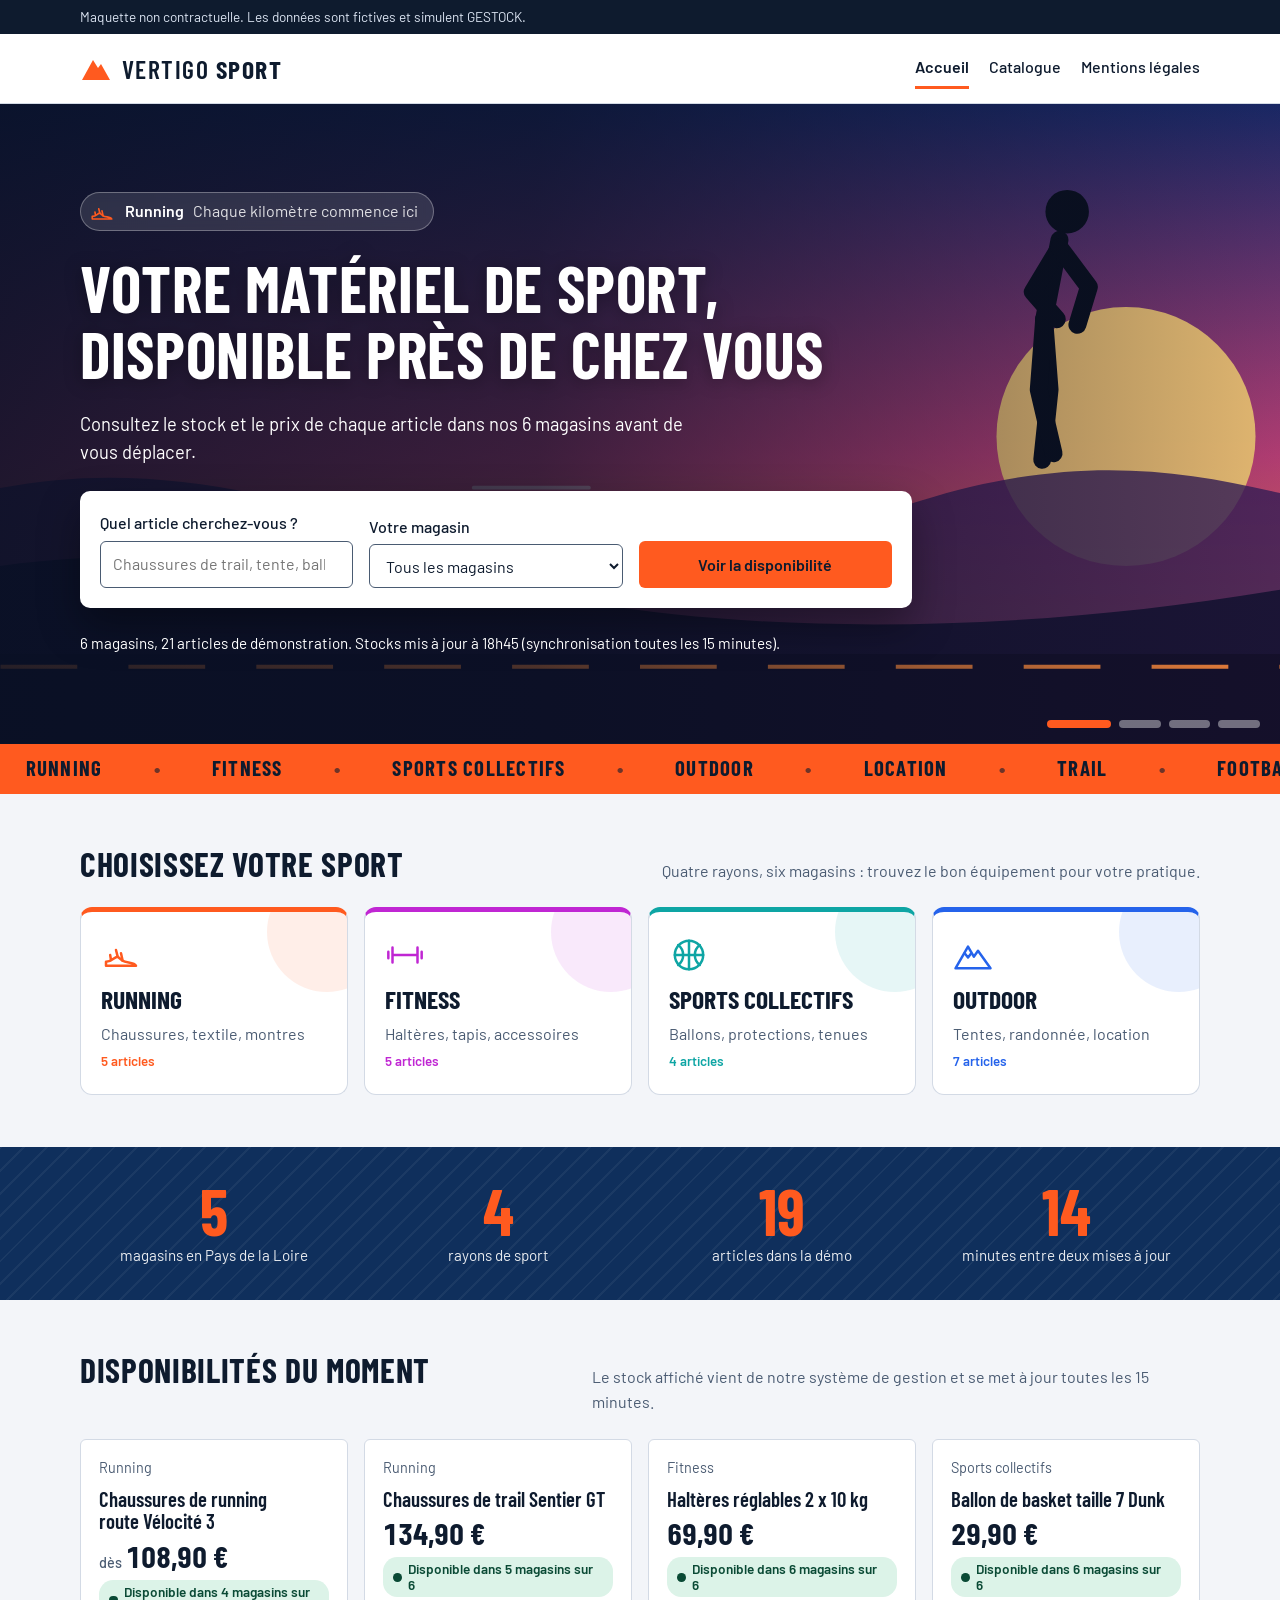
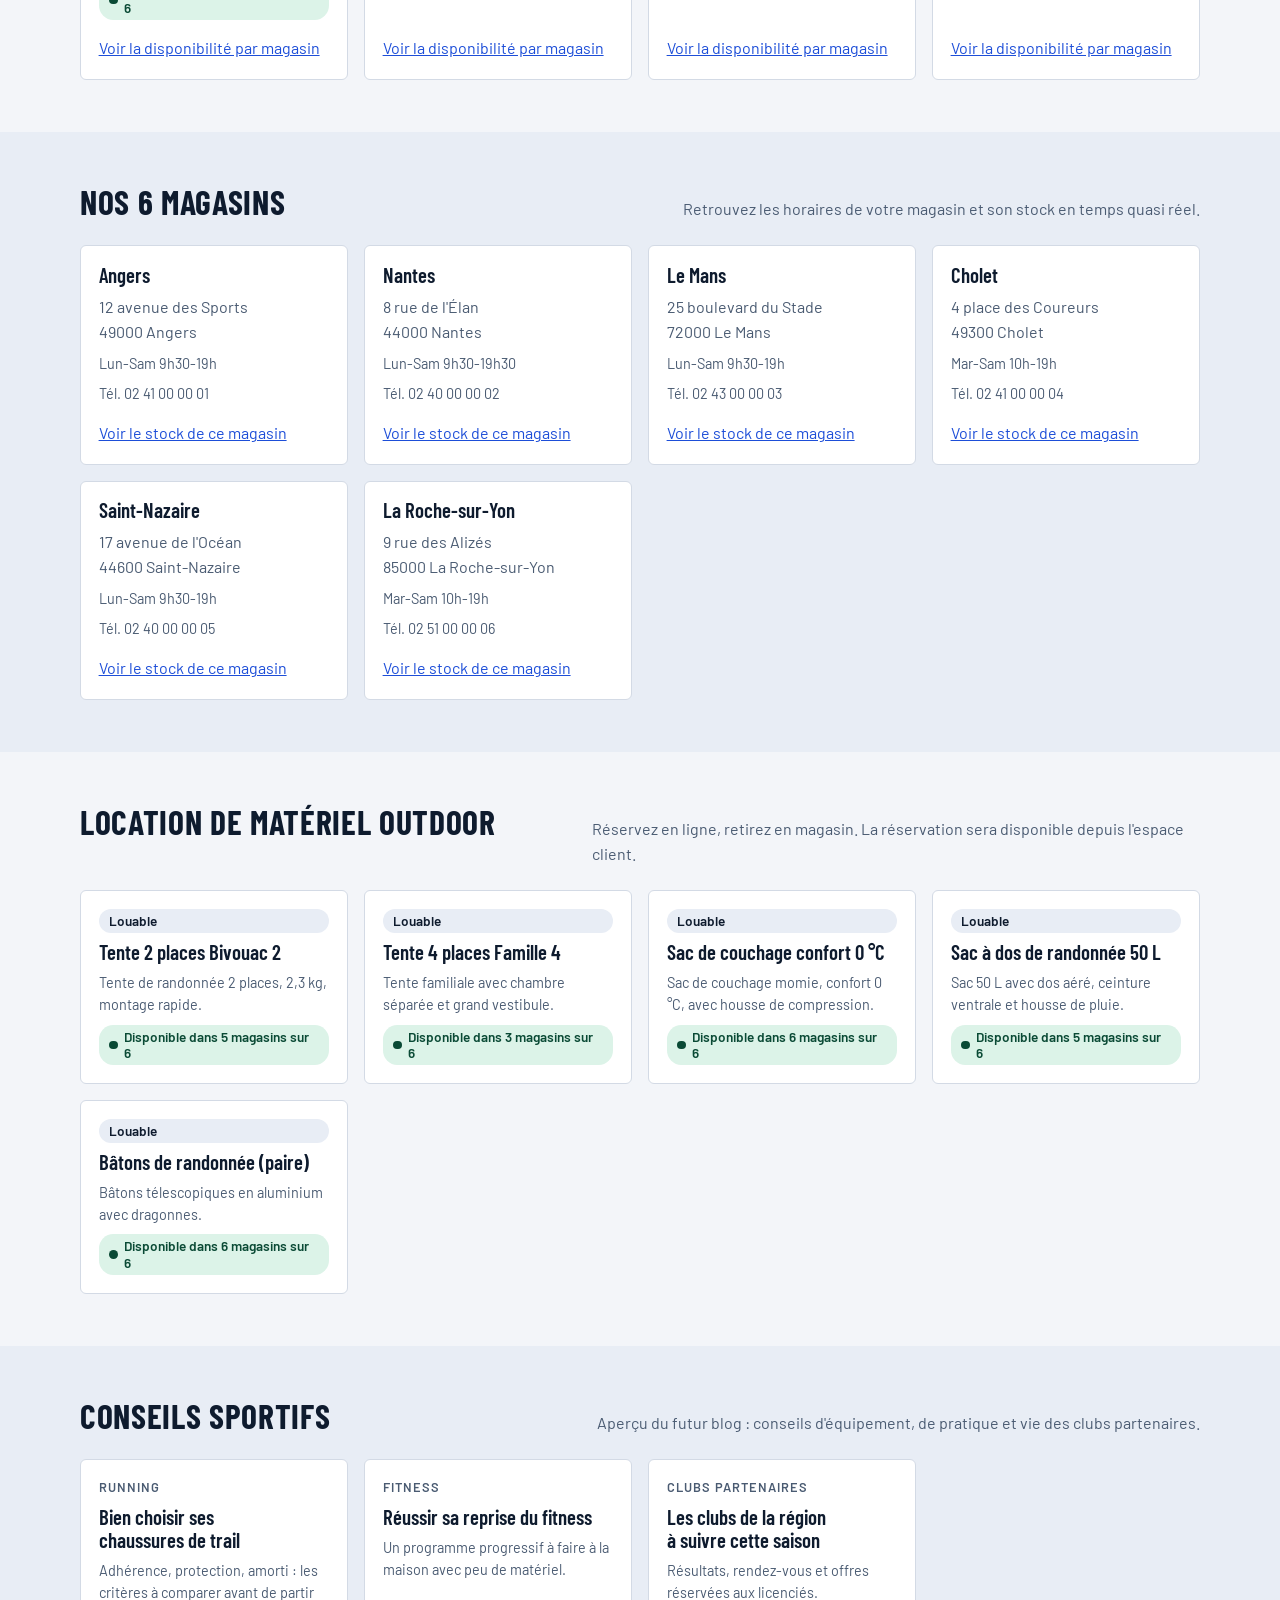
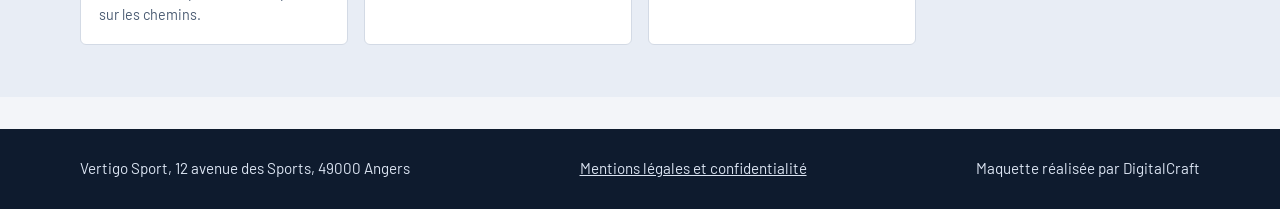
<file: index.html>
<!doctype html>
<html lang="fr">
<head>
  <meta charset="utf-8">
  <meta name="viewport" content="width=device-width, initial-scale=1">
  <title>Vertigo Sport Pays de la Loire</title>
  <meta name="description" content="Vertigo Sport, magasins de sport à Angers, Nantes, Le Mans, Cholet, Saint-Nazaire et La Roche-sur-Yon. Consultez le stock et le prix avant de vous déplacer.">
  <link rel="stylesheet" href="https://fonts.googleapis.com/css2?family=Barlow:wght@400;500;600&family=Barlow+Condensed:wght@600;700&display=swap">
  <link rel="stylesheet" href="css/style.css">
  <link rel="stylesheet" href="css/sport.css">
</head>
<body>
  <a class="skip" href="#contenu">Aller au contenu</a>
  <div class="bandeau-maquette"><div class="wrap">Maquette non contractuelle. Les données sont fictives et simulent GESTOCK.</div></div>

  <header class="entete">
    <div class="wrap entete-interieur">
      <a class="logo" href="index.html" aria-label="Vertigo Sport, accueil">
        <svg class="logo-pic" viewBox="0 0 32 32" width="32" height="32" aria-hidden="true"><path d="M2 27 13 7l5 8 3-4 9 16z" fill="currentColor"/></svg>
        <span class="logo-texte">VERTIGO <b>SPORT</b></span>
      </a>
      <nav aria-label="Navigation principale">
        <ul class="menu">
          <li><a href="index.html" aria-current="page">Accueil</a></li>
          <li><a href="catalogue.html">Catalogue</a></li>
          <li><a href="mentions-legales.html">Mentions légales</a></li>
        </ul>
      </nav>
    </div>
  </header>

  <main id="contenu">
    <section class="hero" aria-labelledby="titre-hero">
      <div class="hero-scenes" aria-hidden="false"></div>
      <div class="wrap">
        <p class="hero-chip" id="hero-chip" aria-live="off"></p>
        <h1 id="titre-hero">Votre matériel de sport, disponible près de chez vous</h1>
        <p class="hero-texte">Consultez le stock et le prix de chaque article dans nos 6 magasins avant de vous déplacer.</p>
        <form class="hero-form" action="catalogue.html" method="get">
          <div>
            <label for="hero-recherche">Quel article cherchez-vous ?</label>
            <input type="search" id="hero-recherche" name="q" placeholder="Chaussures de trail, tente, ballon...">
          </div>
          <div>
            <label for="hero-magasin">Votre magasin</label>
            <select id="hero-magasin" name="magasin"></select>
          </div>
          <button class="bouton" type="submit">Voir la disponibilité</button>
        </form>
        <p class="hero-info" id="hero-info"></p>
      </div>
    </section>

    <div class="ticker" id="ticker" aria-hidden="true"></div>

    <section class="section" aria-labelledby="titre-rayons">
      <div class="wrap">
        <div class="section-tete">
          <h2 id="titre-rayons">Choisissez votre sport</h2>
          <p>Quatre rayons, six magasins : trouvez le bon équipement pour votre pratique.</p>
        </div>
        <div class="rayons" id="rayons"></div>
      </div>
    </section>

    <section class="stats" aria-label="Chiffres clés">
      <div class="wrap">
        <p class="stat"><b data-compte="magasins">0</b><span>magasins en Pays de la Loire</span></p>
        <p class="stat"><b data-compte="rayons">0</b><span>rayons de sport</span></p>
        <p class="stat"><b data-compte="articles">0</b><span>articles dans la démo</span></p>
        <p class="stat"><b data-compte="minutes">0</b><span>minutes entre deux mises à jour</span></p>
      </div>
    </section>

    <section class="section" aria-labelledby="titre-dispo">
      <div class="wrap">
        <div class="section-tete">
          <h2 id="titre-dispo">Disponibilités du moment</h2>
          <p>Le stock affiché vient de notre système de gestion et se met à jour toutes les 15 minutes.</p>
        </div>
        <div class="grille" id="a-la-une"></div>
      </div>
    </section>

    <section class="section section-fond" aria-labelledby="titre-magasins">
      <div class="wrap">
        <div class="section-tete">
          <h2 id="titre-magasins">Nos 6 magasins</h2>
          <p>Retrouvez les horaires de votre magasin et son stock en temps quasi réel.</p>
        </div>
        <div class="grille" id="liste-magasins"></div>
      </div>
    </section>

    <section class="section" aria-labelledby="titre-location">
      <div class="wrap">
        <div class="section-tete">
          <h2 id="titre-location">Location de matériel outdoor</h2>
          <p>Réservez en ligne, retirez en magasin. La réservation sera disponible depuis l'espace client.</p>
        </div>
        <div class="grille" id="liste-location"></div>
      </div>
    </section>

    <section class="section section-fond" aria-labelledby="titre-blog">
      <div class="wrap">
        <div class="section-tete">
          <h2 id="titre-blog">Conseils sportifs</h2>
          <p>Aperçu du futur blog : conseils d'équipement, de pratique et vie des clubs partenaires.</p>
        </div>
        <div class="grille">
          <article class="fiche blog-carte">
            <p class="etiquette">Running</p>
            <h3>Bien choisir ses chaussures de trail</h3>
            <p class="petit">Adhérence, protection, amorti : les critères à comparer avant de partir sur les chemins.</p>
          </article>
          <article class="fiche blog-carte">
            <p class="etiquette">Fitness</p>
            <h3>Réussir sa reprise du fitness</h3>
            <p class="petit">Un programme progressif à faire à la maison avec peu de matériel.</p>
          </article>
          <article class="fiche blog-carte">
            <p class="etiquette">Clubs partenaires</p>
            <h3>Les clubs de la région à suivre cette saison</h3>
            <p class="petit">Résultats, rendez-vous et offres réservées aux licenciés.</p>
          </article>
        </div>
      </div>
    </section>
  </main>

  <footer class="pied">
    <div class="wrap">
      <p>Vertigo Sport, 12 avenue des Sports, 49000 Angers</p>
      <p><a href="mentions-legales.html">Mentions légales et confidentialité</a></p>
      <p>Maquette réalisée par DigitalCraft</p>
    </div>
  </footer>

  <script src="js/donnees.js"></script>
  <script src="js/commun.js"></script>
  <script src="js/accueil.js"></script>
  <script src="js/sport.js"></script>
</body>
</html>
</file>
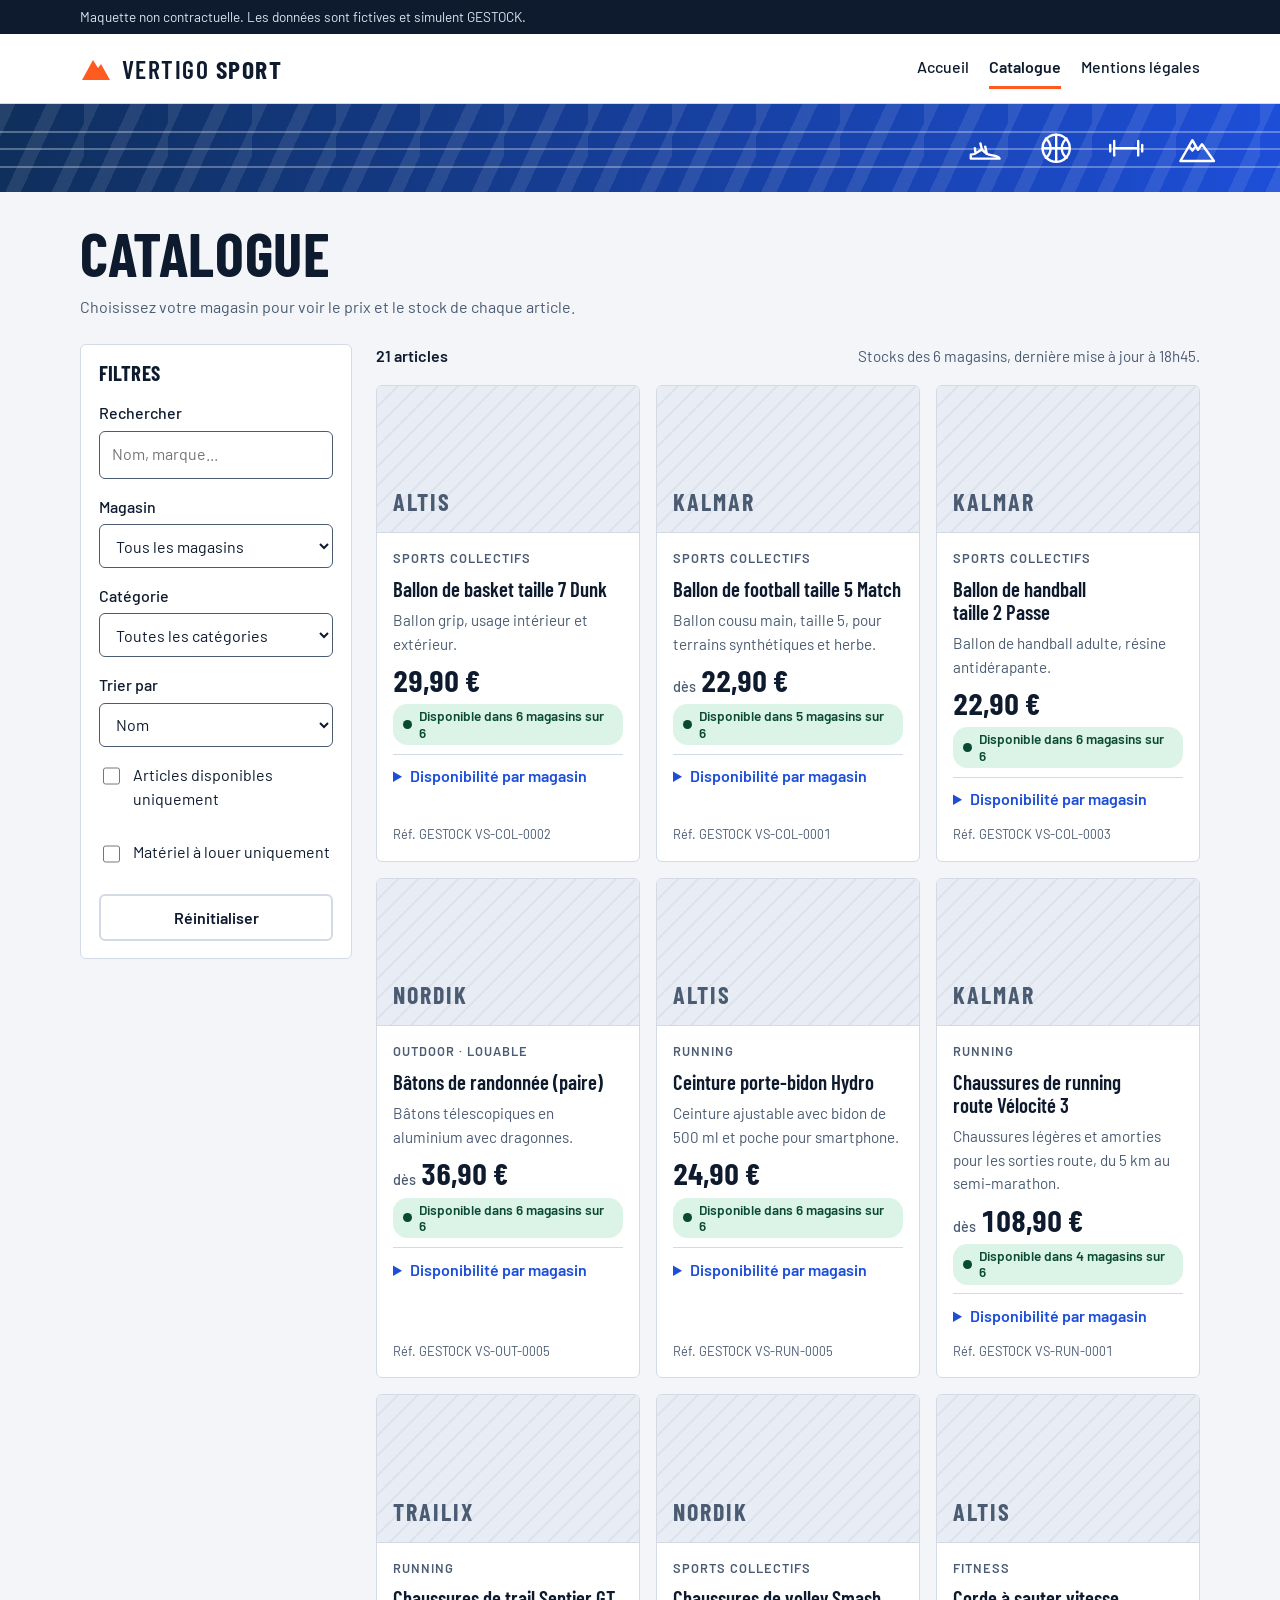
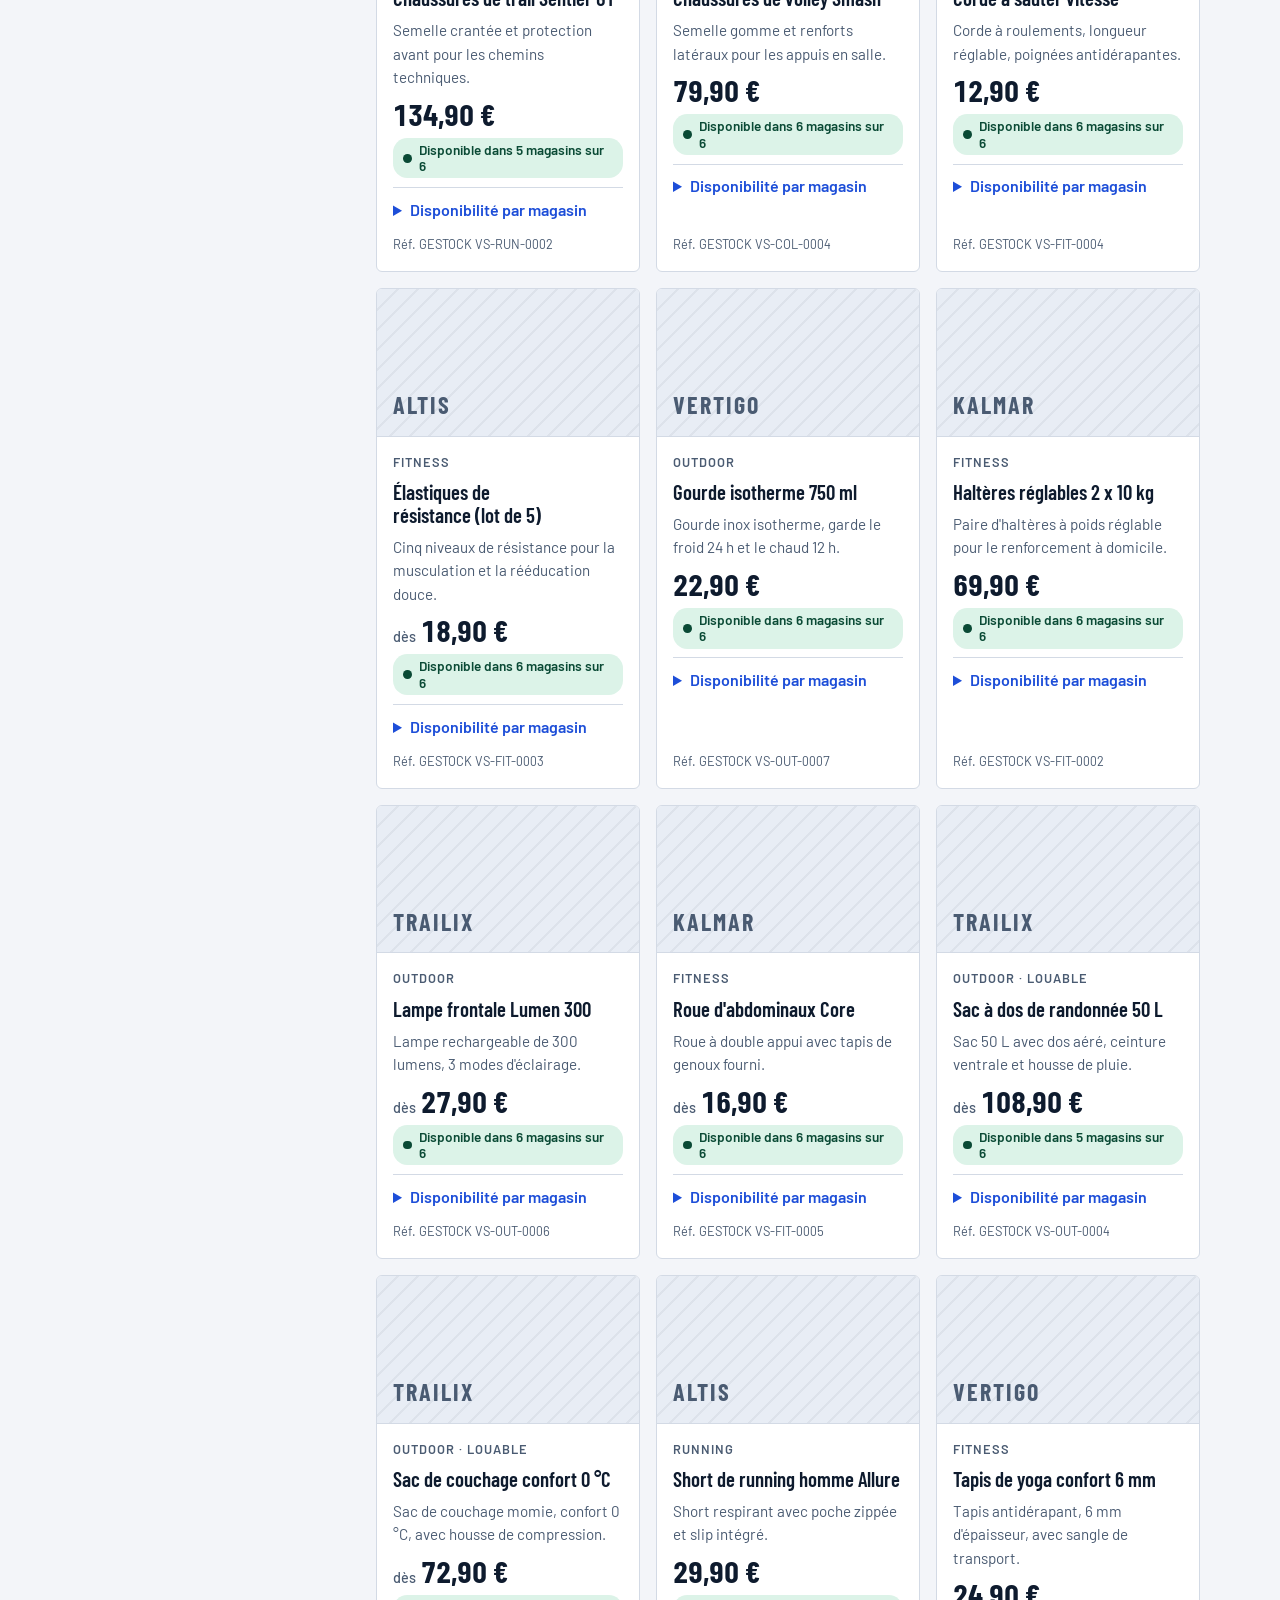
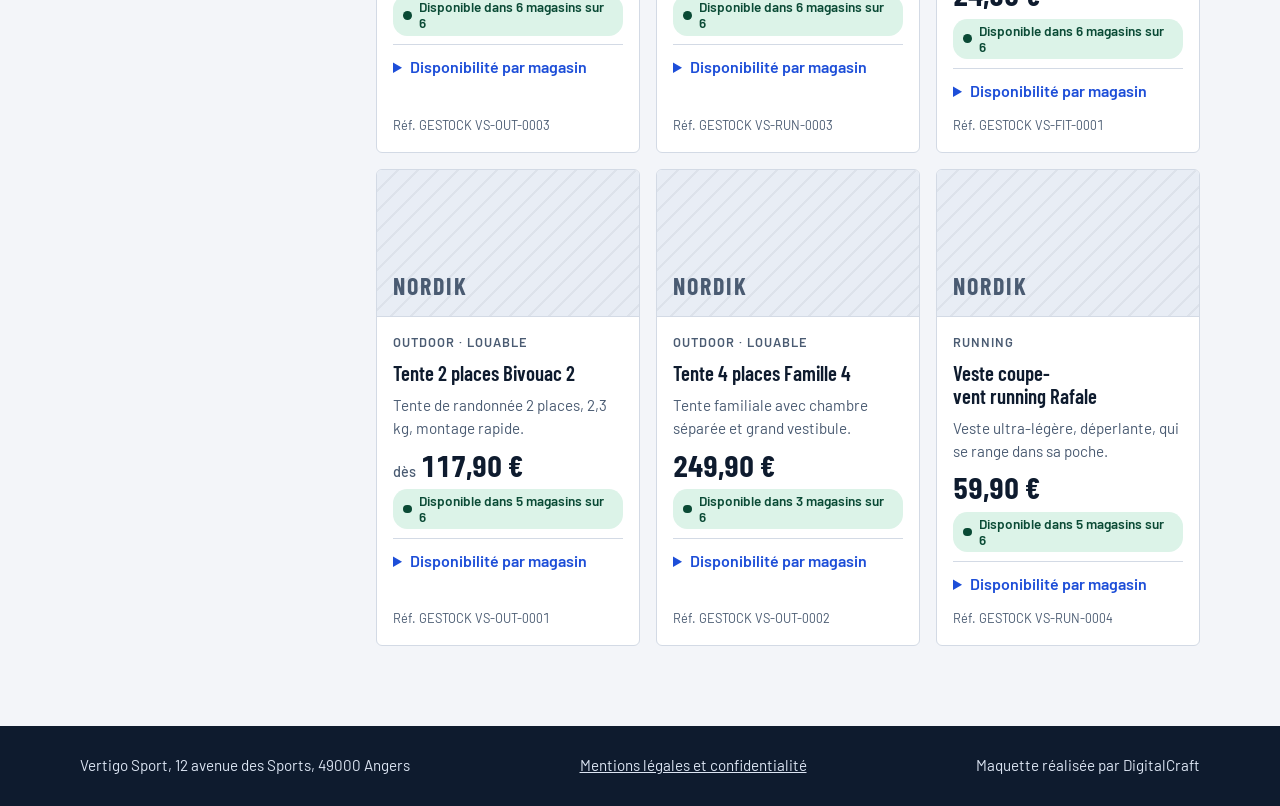
<file: catalogue.html>
<!doctype html>
<html lang="fr">
<head>
  <meta charset="utf-8">
  <meta name="viewport" content="width=device-width, initial-scale=1">
  <title>Catalogue Vertigo Sport</title>
  <meta name="description" content="Catalogue Vertigo Sport : prix et stock de chaque article dans les 6 magasins.">
  <link rel="stylesheet" href="https://fonts.googleapis.com/css2?family=Barlow:wght@400;500;600&family=Barlow+Condensed:wght@600;700&display=swap">
  <link rel="stylesheet" href="css/style.css">
  <link rel="stylesheet" href="css/sport.css">
</head>
<body>
  <a class="skip" href="#contenu">Aller au contenu</a>
  <div class="bandeau-maquette"><div class="wrap">Maquette non contractuelle. Les données sont fictives et simulent GESTOCK.</div></div>

  <header class="entete">
    <div class="wrap entete-interieur">
      <a class="logo" href="index.html" aria-label="Vertigo Sport, accueil">
        <svg class="logo-pic" viewBox="0 0 32 32" width="32" height="32" aria-hidden="true"><path d="M2 27 13 7l5 8 3-4 9 16z" fill="currentColor"/></svg>
        <span class="logo-texte">VERTIGO <b>SPORT</b></span>
      </a>
      <nav aria-label="Navigation principale">
        <ul class="menu">
          <li><a href="index.html">Accueil</a></li>
          <li><a href="catalogue.html" aria-current="page">Catalogue</a></li>
          <li><a href="mentions-legales.html">Mentions légales</a></li>
        </ul>
      </nav>
    </div>
  </header>

  <main id="contenu">
    <div class="bandeau-sport" aria-hidden="true"></div>
    <div class="wrap page-titre">
      <h1>Catalogue</h1>
      <p>Choisissez votre magasin pour voir le prix et le stock de chaque article.</p>
    </div>

    <div class="wrap catalogue">
      <form class="filtres" id="filtres" aria-label="Filtres du catalogue">
        <h2>Filtres</h2>
        <div class="champ">
          <label for="f-recherche">Rechercher</label>
          <input type="search" id="f-recherche" placeholder="Nom, marque...">
        </div>
        <div class="champ">
          <label for="f-magasin">Magasin</label>
          <select id="f-magasin"></select>
        </div>
        <div class="champ">
          <label for="f-categorie">Catégorie</label>
          <select id="f-categorie"></select>
        </div>
        <div class="champ">
          <label for="f-tri">Trier par</label>
          <select id="f-tri">
            <option value="nom">Nom</option>
            <option value="prix-asc">Prix croissant</option>
            <option value="prix-desc">Prix décroissant</option>
            <option value="dispo">Disponibilité</option>
          </select>
        </div>
        <div class="case"><input type="checkbox" id="f-dispo"><label for="f-dispo">Articles disponibles uniquement</label></div>
        <div class="case"><input type="checkbox" id="f-louable"><label for="f-louable">Matériel à louer uniquement</label></div>
        <button class="bouton bouton-discret" type="button" id="f-reset">Réinitialiser</button>
      </form>

      <section aria-label="Résultats">
        <div class="resultats-tete">
          <p class="compteur" id="compteur" role="status"></p>
          <p class="sync" id="sync-info"></p>
        </div>
        <div class="cartes" id="resultats"></div>
      </section>
    </div>
  </main>

  <footer class="pied">
    <div class="wrap">
      <p>Vertigo Sport, 12 avenue des Sports, 49000 Angers</p>
      <p><a href="mentions-legales.html">Mentions légales et confidentialité</a></p>
      <p>Maquette réalisée par DigitalCraft</p>
    </div>
  </footer>

  <script src="js/donnees.js"></script>
  <script src="js/commun.js"></script>
  <script src="js/catalogue.js"></script>
  <script src="js/sport.js"></script>
</body>
</html>
</file>
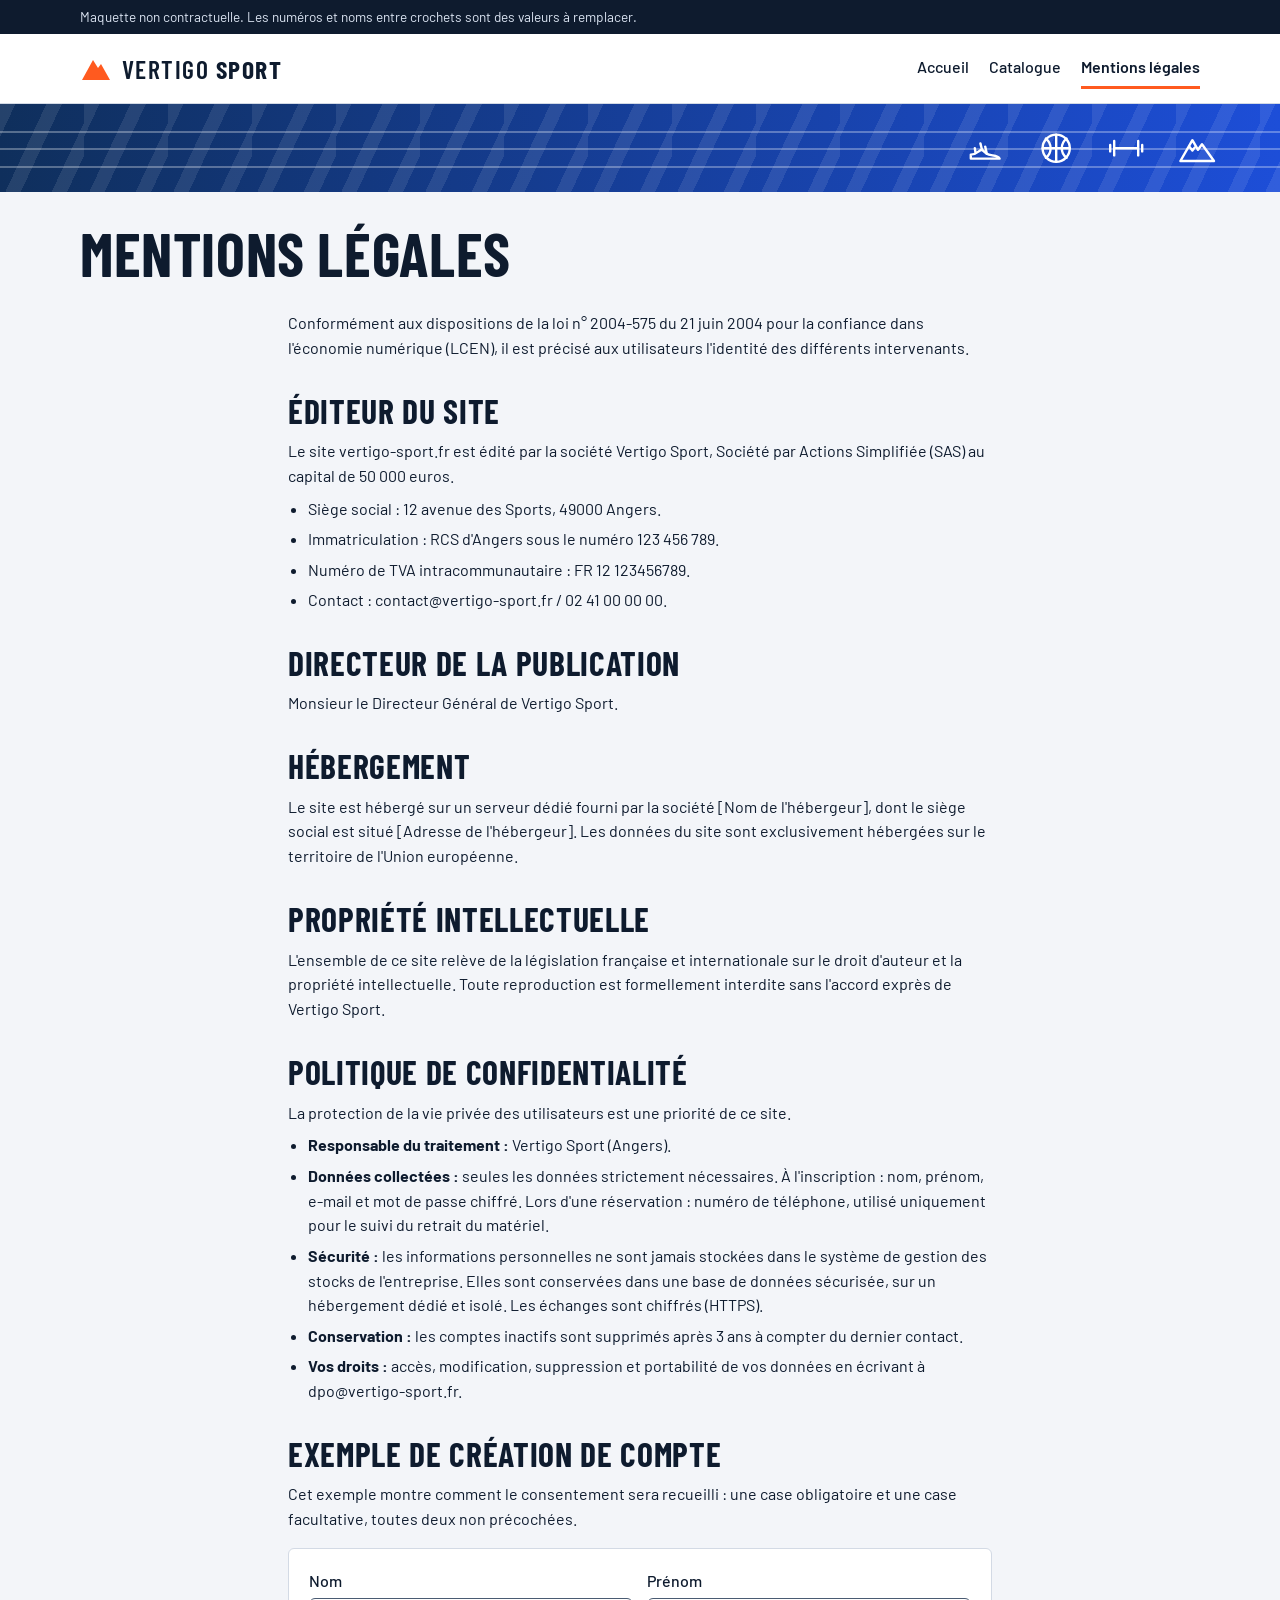
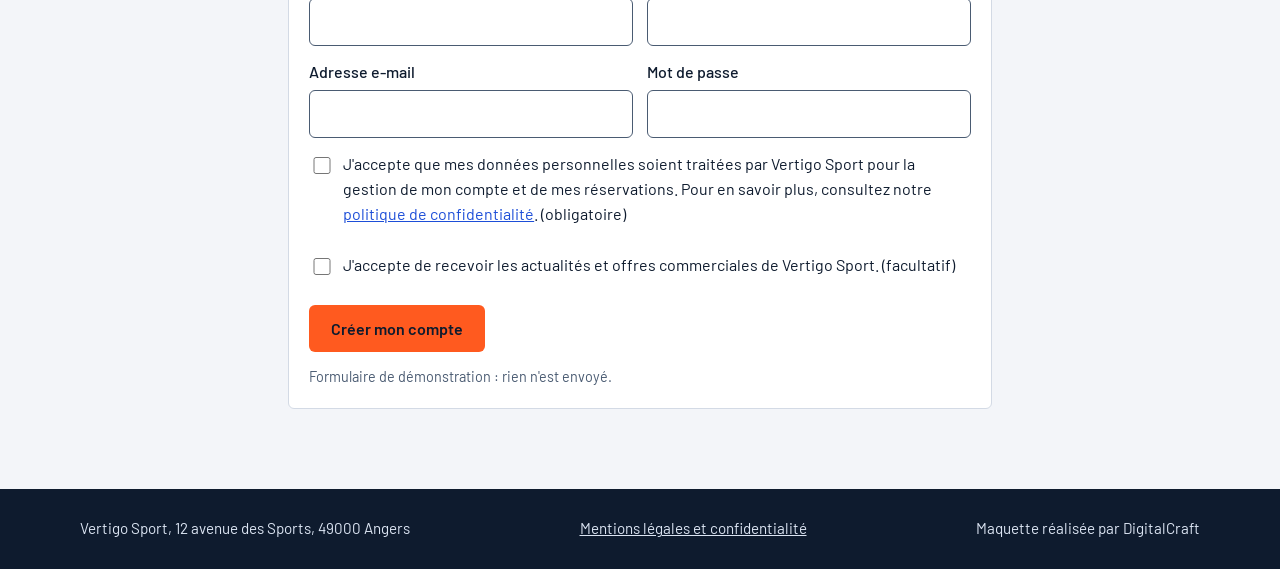
<file: mentions-legales.html>
<!doctype html>
<html lang="fr">
<head>
  <meta charset="utf-8">
  <meta name="viewport" content="width=device-width, initial-scale=1">
  <title>Mentions légales Vertigo Sport</title>
  <meta name="description" content="Mentions légales et politique de confidentialité du site Vertigo Sport.">
  <link rel="stylesheet" href="https://fonts.googleapis.com/css2?family=Barlow:wght@400;500;600&family=Barlow+Condensed:wght@600;700&display=swap">
  <link rel="stylesheet" href="css/style.css">
  <link rel="stylesheet" href="css/sport.css">
</head>
<body>
  <a class="skip" href="#contenu">Aller au contenu</a>
  <div class="bandeau-maquette"><div class="wrap">Maquette non contractuelle. Les numéros et noms entre crochets sont des valeurs à remplacer.</div></div>

  <header class="entete">
    <div class="wrap entete-interieur">
      <a class="logo" href="index.html" aria-label="Vertigo Sport, accueil">
        <svg class="logo-pic" viewBox="0 0 32 32" width="32" height="32" aria-hidden="true"><path d="M2 27 13 7l5 8 3-4 9 16z" fill="currentColor"/></svg>
        <span class="logo-texte">VERTIGO <b>SPORT</b></span>
      </a>
      <nav aria-label="Navigation principale">
        <ul class="menu">
          <li><a href="index.html">Accueil</a></li>
          <li><a href="catalogue.html">Catalogue</a></li>
          <li><a href="mentions-legales.html" aria-current="page">Mentions légales</a></li>
        </ul>
      </nav>
    </div>
  </header>

  <main id="contenu">
    <div class="bandeau-sport" aria-hidden="true"></div>
    <div class="wrap page-titre"><h1>Mentions légales</h1></div>

    <div class="wrap texte">
      <p>Conformément aux dispositions de la loi n° 2004-575 du 21 juin 2004 pour la confiance dans l'économie numérique (LCEN), il est précisé aux utilisateurs l'identité des différents intervenants.</p>

      <h2>Éditeur du site</h2>
      <p>Le site vertigo-sport.fr est édité par la société Vertigo Sport, Société par Actions Simplifiée (SAS) au capital de 50 000 euros.</p>
      <ul>
        <li>Siège social : 12 avenue des Sports, 49000 Angers.</li>
        <li>Immatriculation : RCS d'Angers sous le numéro 123 456 789.</li>
        <li>Numéro de TVA intracommunautaire : FR 12 123456789.</li>
        <li>Contact : contact@vertigo-sport.fr / 02 41 00 00 00.</li>
      </ul>

      <h2>Directeur de la publication</h2>
      <p>Monsieur le Directeur Général de Vertigo Sport.</p>

      <h2>Hébergement</h2>
      <p>Le site est hébergé sur un serveur dédié fourni par la société [Nom de l'hébergeur], dont le siège social est situé [Adresse de l'hébergeur]. Les données du site sont exclusivement hébergées sur le territoire de l'Union européenne.</p>

      <h2>Propriété intellectuelle</h2>
      <p>L'ensemble de ce site relève de la législation française et internationale sur le droit d'auteur et la propriété intellectuelle. Toute reproduction est formellement interdite sans l'accord exprès de Vertigo Sport.</p>

      <h2 id="confidentialite">Politique de confidentialité</h2>
      <p>La protection de la vie privée des utilisateurs est une priorité de ce site.</p>
      <ul>
        <li><strong>Responsable du traitement :</strong> Vertigo Sport (Angers).</li>
        <li><strong>Données collectées :</strong> seules les données strictement nécessaires. À l'inscription : nom, prénom, e-mail et mot de passe chiffré. Lors d'une réservation : numéro de téléphone, utilisé uniquement pour le suivi du retrait du matériel.</li>
        <li><strong>Sécurité :</strong> les informations personnelles ne sont jamais stockées dans le système de gestion des stocks de l'entreprise. Elles sont conservées dans une base de données sécurisée, sur un hébergement dédié et isolé. Les échanges sont chiffrés (HTTPS).</li>
        <li><strong>Conservation :</strong> les comptes inactifs sont supprimés après 3 ans à compter du dernier contact.</li>
        <li><strong>Vos droits :</strong> accès, modification, suppression et portabilité de vos données en écrivant à dpo@vertigo-sport.fr.</li>
      </ul>

      <h2>Exemple de création de compte</h2>
      <p>Cet exemple montre comment le consentement sera recueilli : une case obligatoire et une case facultative, toutes deux non précochées.</p>
      <form class="exemple-form" id="form-compte" novalidate>
        <div class="rangee">
          <div><label for="c-nom">Nom</label><input type="text" id="c-nom" autocomplete="family-name"></div>
          <div><label for="c-prenom">Prénom</label><input type="text" id="c-prenom" autocomplete="given-name"></div>
        </div>
        <div class="rangee">
          <div><label for="c-email">Adresse e-mail</label><input type="email" id="c-email" autocomplete="email"></div>
          <div><label for="c-mdp">Mot de passe</label><input type="password" id="c-mdp" autocomplete="new-password"></div>
        </div>
        <div class="case">
          <input type="checkbox" id="c-consentement">
          <label for="c-consentement">J'accepte que mes données personnelles soient traitées par Vertigo Sport pour la gestion de mon compte et de mes réservations. Pour en savoir plus, consultez notre <a href="#confidentialite">politique de confidentialité</a>. (obligatoire)</label>
        </div>
        <div class="case">
          <input type="checkbox" id="c-offres">
          <label for="c-offres">J'accepte de recevoir les actualités et offres commerciales de Vertigo Sport. (facultatif)</label>
        </div>
        <div><button class="bouton" type="submit">Créer mon compte</button></div>
        <p class="message" id="form-message" role="status" hidden></p>
        <p class="note">Formulaire de démonstration : rien n'est envoyé.</p>
      </form>
    </div>
  </main>

  <footer class="pied">
    <div class="wrap">
      <p>Vertigo Sport, 12 avenue des Sports, 49000 Angers</p>
      <p><a href="mentions-legales.html">Mentions légales et confidentialité</a></p>
      <p>Maquette réalisée par DigitalCraft</p>
    </div>
  </footer>

  <script src="js/mentions.js"></script>
  <script src="js/sport.js"></script>
</body>
</html>
</file>
<file: css/style.css>
/* ==========================================================================
   Maquette Vertigo Sport : feuille de style commune aux 3 pages
   Concept : bandeau "maquette" > en-tête > contenu en grille > pied de page
   ========================================================================== */

/* ---- 1. Palette et typographie (thème clair par défaut) ---------------- */
:root {
  --bg: #f3f5f9;            /* fond de page, gris bleuté */
  --surface: #ffffff;       /* cartes, tableaux, champs */
  --surface-2: #e8edf5;     /* zones secondaires */
  --ink: #0e1b2e;           /* texte principal */
  --muted: #4a5b72;         /* texte secondaire */
  --line: #d3dae5;          /* filets et bordures */
  --hero-bg: #0f2f5c;       /* bandeau d'accueil */
  --hero-ink: #ffffff;
  --band-bg: #0e1b2e;       /* bandeau "maquette" */
  --band-ink: #dbe4f2;
  --accent: #ff5a1f;        /* orange signal : boutons principaux */
  --accent-ink: #0e1b2e;
  --link: #1d4ed8;
  --focus: #1d4ed8;
  --ok-bg: #dcf3e8;   --ok-ink: #0a4a35;
  --warn-bg: #fdebc8; --warn-ink: #6b3f05;
  --bad-bg: #fbe0e0;  --bad-ink: #7a1b1b;

  --font-display: "Barlow Condensed", "Arial Narrow", "Roboto Condensed", system-ui, sans-serif;
  --font-body: "Barlow", system-ui, "Segoe UI", Arial, sans-serif;
  --radius: 6px;
  --max: 72rem;
}

@media (prefers-color-scheme: dark) {
  :root:not([data-theme="light"]) {
    --bg: #0a1424; --surface: #111e33; --surface-2: #182843;
    --ink: #e8eef8; --muted: #a6b4c9; --line: #26385a;
    --hero-bg: #0d2347; --hero-ink: #ffffff;
    --band-bg: #050b15; --band-ink: #b7c4d9;
    --accent: #ff6a33; --accent-ink: #0e1b2e;
    --link: #8db4ff; --focus: #8db4ff;
    --ok-bg: #0f3d2d;   --ok-ink: #9be6c3;
    --warn-bg: #4a3207; --warn-ink: #fbd58a;
    --bad-bg: #4a1717;  --bad-ink: #f6b4b4;
    color-scheme: dark;
  }
}
:root[data-theme="dark"] {
  --bg: #0a1424; --surface: #111e33; --surface-2: #182843;
  --ink: #e8eef8; --muted: #a6b4c9; --line: #26385a;
  --hero-bg: #0d2347; --hero-ink: #ffffff;
  --band-bg: #050b15; --band-ink: #b7c4d9;
  --accent: #ff6a33; --accent-ink: #0e1b2e;
  --link: #8db4ff; --focus: #8db4ff;
  --ok-bg: #0f3d2d;   --ok-ink: #9be6c3;
  --warn-bg: #4a3207; --warn-ink: #fbd58a;
  --bad-bg: #4a1717;  --bad-ink: #f6b4b4;
  color-scheme: dark;
}

/* ---- 2. Base ------------------------------------------------------------ */
*, *::before, *::after { box-sizing: border-box; }
body {
  margin: 0;
  background: var(--bg);
  color: var(--ink);
  font-family: var(--font-body);
  font-size: 1rem;
  line-height: 1.55;
}
h1, h2, h3 {
  font-family: var(--font-display);
  line-height: 1.1;
  margin: 0;
  text-wrap: balance;
}
h1 { font-size: clamp(2.3rem, 6.5vw, 3.8rem); font-weight: 700; text-transform: uppercase; letter-spacing: 0.01em; }
h2 { font-size: clamp(1.6rem, 4vw, 2.1rem); font-weight: 700; text-transform: uppercase; letter-spacing: 0.02em; }
h3 { font-size: 1.3rem; font-weight: 600; }
p { margin: 0; }
a { color: var(--link); }
img, svg { max-width: 100%; }
:focus-visible { outline: 3px solid var(--focus); outline-offset: 2px; }
.sr-only {
  position: absolute; width: 1px; height: 1px; padding: 0; margin: -1px;
  overflow: hidden; clip: rect(0, 0, 0, 0); white-space: nowrap; border: 0;
}
.skip {
  position: absolute; left: 0.5rem; top: -4rem; z-index: 20;
  background: var(--accent); color: var(--accent-ink); padding: 0.6rem 1rem; border-radius: var(--radius);
  font-weight: 600;
}
.skip:focus { top: 0.5rem; }

/* Conteneur : gouttière de 16 px minimum de chaque côté */
.wrap {
  width: 100%;
  max-width: var(--max);
  margin-inline: auto;
  padding-left: max(16px, env(safe-area-inset-left, 0px));
  padding-right: max(16px, env(safe-area-inset-right, 0px));
}

/* ---- 3. Bandeau "maquette" et en-tête ----------------------------------- */
.bandeau-maquette { background: var(--band-bg); color: var(--band-ink); font-size: 0.85rem; }
.bandeau-maquette .wrap { padding-block: 0.4rem; }

.entete { background: var(--surface); border-bottom: 1px solid var(--line); }
.entete-interieur { display: flex; flex-wrap: wrap; align-items: center; justify-content: space-between; gap: 0.5rem 2rem; padding-block: 0.9rem; }
.logo { display: inline-flex; align-items: center; gap: 0.6rem; color: var(--ink); text-decoration: none; }
.logo-pic { color: var(--accent); flex: none; }
.logo-texte { font-family: var(--font-display); font-weight: 600; font-size: 1.6rem; letter-spacing: 0.06em; line-height: 1; }
.logo-texte b { font-weight: 700; }
.menu { display: flex; flex-wrap: wrap; gap: 0.25rem 1.25rem; list-style: none; margin: 0; padding: 0; }
.menu a { display: inline-block; padding: 0.4rem 0; color: var(--ink); text-decoration: none; font-weight: 500; border-bottom: 3px solid transparent; }
.menu a:hover { border-bottom-color: var(--line); }
.menu a[aria-current="page"] { border-bottom-color: var(--accent); font-weight: 600; }

/* ---- 4. Boutons et champs ----------------------------------------------- */
.bouton {
  display: inline-block; cursor: pointer; text-decoration: none; text-align: center;
  font: 600 1rem/1.2 var(--font-body);
  padding: 0.75rem 1.25rem; border-radius: var(--radius); border: 2px solid transparent;
  background: var(--accent); color: var(--accent-ink);
}
.bouton:hover { filter: brightness(1.06); }
.bouton-discret { background: transparent; color: var(--ink); border-color: var(--line); }
.bouton-discret:hover { border-color: var(--muted); filter: none; }

label { display: block; font-weight: 500; margin-bottom: 0.3rem; }
input[type="text"], input[type="search"], input[type="email"], input[type="password"], select {
  width: 100%; font: inherit; color: var(--ink); background: var(--surface);
  border: 1px solid var(--muted); border-radius: var(--radius); padding: 0.65rem 0.75rem;
}
.case { display: flex; gap: 0.6rem; align-items: flex-start; margin-bottom: 0.75rem; }
.case input { margin-top: 0.3rem; width: 1.1rem; height: 1.1rem; flex: none; }
.case label { margin: 0; font-weight: 400; }

/* ---- 5. Accueil ---------------------------------------------------------- */
.hero {
  background-color: var(--hero-bg);
  background-image: repeating-linear-gradient(135deg, rgba(255,255,255,0.05) 0 2px, transparent 2px 16px);
  color: var(--hero-ink);
}
.hero .wrap { padding-block: clamp(2rem, 6vw, 4rem); display: grid; grid-template-columns: minmax(0, 1fr); gap: 1.5rem; }
.hero .wrap > * { min-width: 0; }
.hero-texte { max-width: 40rem; font-size: 1.15rem; }
.hero-form {
  background: var(--surface); color: var(--ink); border-radius: 10px;
  padding: 1.25rem; display: grid; gap: 1rem; max-width: 52rem;
  grid-template-columns: repeat(auto-fit, minmax(14rem, 1fr)); align-items: end;
}
.hero-form > * { min-width: 0; }
.hero-info { font-size: 0.95rem; opacity: 0.9; }

.section { padding-block: clamp(2rem, 5vw, 3.25rem); }
.section-fond { background: var(--surface-2); }
.section-tete { display: flex; flex-wrap: wrap; align-items: baseline; justify-content: space-between; gap: 0.5rem 1.5rem; margin-bottom: 1.5rem; }
.section-tete p { color: var(--muted); max-width: 38rem; }

.grille { display: grid; gap: 1rem; grid-template-columns: repeat(auto-fill, minmax(15.5rem, 1fr)); }
.grille > * { min-width: 0; }

.fiche {
  background: var(--surface); border: 1px solid var(--line); border-radius: var(--radius);
  padding: 1.1rem; display: flex; flex-direction: column; gap: 0.5rem;
}
.fiche address { font-style: normal; color: var(--muted); }
.fiche .bas { margin-top: auto; padding-top: 0.5rem; }
.fiche .petit { font-size: 0.9rem; color: var(--muted); }

.blog-carte .etiquette { font-size: 0.8rem; text-transform: uppercase; letter-spacing: 0.08em; color: var(--muted); font-weight: 600; }

/* ---- 6. Pastilles de stock ---------------------------------------------- */
.badge {
  display: inline-flex; align-items: center; gap: 0.4rem;
  font-size: 0.85rem; font-weight: 600; line-height: 1.2;
  padding: 0.25rem 0.65rem; border-radius: 0.9rem;
}
.badge::before { content: ""; width: 0.55rem; height: 0.55rem; border-radius: 50%; background: currentColor; flex: none; }
.badge-ok { background: var(--ok-bg); color: var(--ok-ink); }
.badge-faible { background: var(--warn-bg); color: var(--warn-ink); }
.badge-rupture { background: var(--bad-bg); color: var(--bad-ink); }
.badge-info { background: var(--surface-2); color: var(--ink); }
.badge-info::before { display: none; }

/* ---- 7. Catalogue -------------------------------------------------------- */
.page-titre { padding-block: 1.75rem 0.5rem; }
.page-titre p { color: var(--muted); margin-top: 0.5rem; }
.catalogue { display: grid; gap: 1.5rem; padding-block: 1rem 3rem; }
@media (min-width: 56rem) { .catalogue { grid-template-columns: 17rem minmax(0, 1fr); align-items: start; } }

.filtres { background: var(--surface); border: 1px solid var(--line); border-radius: var(--radius); padding: 1.1rem; display: grid; gap: 1rem; }
.filtres h2 { font-size: 1.3rem; }
.filtres .champ { min-width: 0; }

.resultats-tete { display: flex; flex-wrap: wrap; justify-content: space-between; align-items: baseline; gap: 0.25rem 1rem; margin-bottom: 1rem; }
.resultats-tete .compteur { font-weight: 600; }
.sync { color: var(--muted); font-size: 0.95rem; }

.cartes { display: grid; gap: 1rem; grid-template-columns: repeat(auto-fill, minmax(16rem, 1fr)); }
.cartes > * { min-width: 0; }
.carte { background: var(--surface); border: 1px solid var(--line); border-radius: var(--radius); display: flex; flex-direction: column; overflow: hidden; }
.carte-visuel {
  aspect-ratio: 16 / 9; max-width: 100%; display: flex; align-items: flex-end; padding: 0.75rem 1rem;
  background-color: var(--surface-2);
  background-image: repeating-linear-gradient(135deg, rgba(14,27,46,0.05) 0 2px, transparent 2px 14px);
  border-bottom: 1px solid var(--line);
}
.carte-marque { font-family: var(--font-display); font-weight: 700; font-size: 1.5rem; text-transform: uppercase; letter-spacing: 0.08em; color: var(--muted); }
.carte-corps { padding: 1rem; display: flex; flex-direction: column; gap: 0.55rem; flex: 1; }
.carte-meta { font-size: 0.8rem; text-transform: uppercase; letter-spacing: 0.08em; color: var(--muted); font-weight: 600; }
.carte-desc { color: var(--muted); font-size: 0.95rem; }
.carte-prix { font-family: var(--font-display); font-size: 1.9rem; font-weight: 700; font-variant-numeric: tabular-nums; line-height: 1; }
.carte-prix .des { font-family: var(--font-body); font-size: 0.9rem; font-weight: 500; color: var(--muted); margin-right: 0.3rem; }
.carte-ref { font-size: 0.8rem; color: var(--muted); font-variant-numeric: tabular-nums; margin-top: auto; padding-top: 0.25rem; }

details.dispo { border-top: 1px solid var(--line); padding-top: 0.6rem; }
details.dispo summary { cursor: pointer; font-weight: 600; color: var(--link); }
.tableau-defile { overflow-x: auto; margin-top: 0.6rem; }
table { border-collapse: collapse; width: 100%; font-size: 0.9rem; font-variant-numeric: tabular-nums; }
th, td { text-align: left; padding: 0.4rem 0.5rem; border-bottom: 1px solid var(--line); vertical-align: middle; }
th { color: var(--muted); font-weight: 600; white-space: nowrap; }
tr.choisi td { background: var(--surface-2); }

.vide { background: var(--surface); border: 1px dashed var(--muted); border-radius: var(--radius); padding: 2rem 1.25rem; text-align: center; display: grid; gap: 1rem; justify-items: center; }

/* ---- 8. Mentions légales ------------------------------------------------- */
.texte { max-width: 46rem; padding-block: 1rem 3rem; }
.texte h2 { margin-top: 2rem; margin-bottom: 0.6rem; }
.texte h3 { margin-top: 1.25rem; margin-bottom: 0.35rem; }
.texte ul, .texte ol { padding-left: 1.25rem; margin: 0.5rem 0; }
.texte li { margin-bottom: 0.35rem; }
.exemple-form { background: var(--surface); border: 1px solid var(--line); border-radius: var(--radius); padding: 1.25rem; display: grid; gap: 0.9rem; margin-top: 1rem; }
.exemple-form .rangee { display: grid; gap: 0.9rem; grid-template-columns: repeat(auto-fit, minmax(12rem, 1fr)); }
.exemple-form .rangee > * { min-width: 0; }
.exemple-form .note { color: var(--muted); font-size: 0.9rem; }
.message { padding: 0.75rem 1rem; border-radius: var(--radius); background: var(--ok-bg); color: var(--ok-ink); font-weight: 500; }

/* ---- 9. Pied de page ----------------------------------------------------- */
.pied { background: var(--band-bg); color: var(--band-ink); margin-top: 2rem; }
.pied .wrap { padding-block: 1.75rem; display: flex; flex-wrap: wrap; gap: 0.75rem 2rem; justify-content: space-between; font-size: 0.95rem; }
.pied a { color: var(--band-ink); }

@media (prefers-reduced-motion: reduce) { * { transition: none !important; animation: none !important; } }
</file>
<file: css/sport.css>
/* sport.css : couche "ambiance sportive" ajoutée à style.css (héros animé, rayons, chiffres, bandeaux). */

/* ---- Héros avec scènes ---- */
.hero { position: relative; overflow: hidden; isolation: isolate; }
.hero .wrap { position: relative; z-index: 2; padding-block: clamp(2.5rem, 8vw, 5.5rem); }
.hero-scenes { position: absolute; inset: 0; z-index: 0; }
.scene { position: absolute; inset: 0; opacity: 0; transition: opacity 1s ease; }
.scene.actif { opacity: 1; }
.scene svg { width: 100%; height: 100%; display: block; }
.hero::after { /* voile pour garder le texte lisible sur toutes les scènes */
  content: ""; position: absolute; inset: 0; z-index: 1; pointer-events: none;
  background: linear-gradient(90deg, rgba(8,16,36,.88) 0%, rgba(8,16,36,.72) 42%, rgba(8,16,36,.1) 100%);
}
.hero h1 { font-size: clamp(2.2rem, 6vw, 4rem); line-height: 1.02; text-transform: uppercase; max-width: 14em; text-shadow: 0 2px 18px rgba(0,0,0,.35); animation: monte .8s both; }
.hero-texte, .hero-form, .hero-info { animation: monte .8s .15s both; }
.hero-form { animation-delay: .3s; box-shadow: 0 18px 40px rgba(0,0,0,.35); }
.hero-chip { display: inline-flex; align-items: center; gap: .6rem; flex-wrap: wrap; width: fit-content; max-width: 100%;
  background: rgba(255,255,255,.12); border: 1px solid rgba(255,255,255,.3); backdrop-filter: blur(6px);
  padding: .35rem .9rem .35rem .5rem; border-radius: 999px; color: #fff; font-weight: 600; }
.hero-chip svg { width: 26px; height: 26px; color: var(--accent); }
.hero-chip em { font-style: normal; font-weight: 400; opacity: .85; }
.hero-points { position: absolute; right: 1.25rem; bottom: 1rem; z-index: 3; display: flex; gap: .5rem; }
.hero-points button { width: 2.6rem; height: .5rem; border: 0; border-radius: 4px; background: rgba(255,255,255,.4); cursor: pointer; padding: 0; transition: background .3s, width .3s; }
.hero-points button.on { background: var(--accent); width: 4rem; }
.hero-points button:focus-visible { outline: 3px solid #fff; outline-offset: 2px; }

/* mouvements des scènes */
.piste { animation: defile 1.2s linear infinite; }
.trait { animation: filant 1.1s ease-in-out infinite; }
.t2 { animation-delay: -.35s; } .t3 { animation-delay: -.7s; }
.nuage { animation: derive 26s linear infinite alternate; } .n2 { animation-duration: 38s; }
.derive-l { animation: derive 18s ease-in-out infinite alternate; }
.onde { transform-box: fill-box; transform-origin: center; animation: onde 2.4s ease-out infinite; } .o2 { animation-delay: -1.2s; }
.ecg { stroke-dasharray: 1400; animation: trace 3s linear infinite; }
@keyframes defile { to { stroke-dashoffset: -100; } }
@keyframes filant { 0%,100% { transform: translateX(0); opacity: .2; } 50% { transform: translateX(-30px); opacity: .8; } }
@keyframes derive { to { transform: translateX(60px); } }
@keyframes onde { from { transform: scale(.6); opacity: .9; } to { transform: scale(1.7); opacity: 0; } }
@keyframes trace { from { stroke-dashoffset: 1400; } to { stroke-dashoffset: 0; } }
@keyframes monte { from { opacity: 0; transform: translateY(18px); } to { opacity: 1; transform: none; } }

/* ---- Bandeau défilant ---- */
.ticker { background: var(--accent); color: var(--accent-ink); overflow: hidden; white-space: nowrap; font-family: var(--font-display); font-weight: 700; font-size: 1.3rem; text-transform: uppercase; letter-spacing: .06em; }
.ticker-piste { display: inline-flex; animation: ticker 30s linear infinite; }
.ticker span { padding: .55rem 1.6rem; } .ticker span::after { content: "\2022"; margin-left: 3.2rem; opacity: .6; }
.ticker:hover .ticker-piste { animation-play-state: paused; }
@keyframes ticker { to { transform: translateX(-50%); } }

/* ---- Rayons ---- */
.rayons { display: grid; gap: 1rem; grid-template-columns: repeat(auto-fit, minmax(13rem, 1fr)); }
.rayon { --c: var(--accent); display: grid; gap: .25rem; padding: 1.4rem 1.25rem; border-radius: 12px; text-decoration: none; color: var(--ink);
  background: var(--surface); border: 1px solid var(--line); border-top: 5px solid var(--c); position: relative; overflow: hidden; transition: transform .25s, box-shadow .25s; }
.rayon::before { content: ""; position: absolute; right: -40px; top: -40px; width: 120px; height: 120px; border-radius: 50%; background: var(--c); opacity: .1; transition: transform .4s; }
.rayon:hover, .rayon:focus-visible { transform: translateY(-6px); box-shadow: 0 14px 30px rgba(0,0,0,.18); }
.rayon:hover::before { transform: scale(2.6); }
.rayon-ico { color: var(--c); display: inline-flex; width: fit-content; }
.rayon:hover .rayon-ico svg { animation: saute .6s ease; }
.rayon strong { font-family: var(--font-display); font-size: 1.6rem; text-transform: uppercase; }
.rayon span:not(.rayon-ico), .rayon small { color: var(--muted); } .rayon small { font-weight: 600; color: var(--c); }
@keyframes saute { 40% { transform: translateY(-8px) rotate(-8deg); } }

/* ---- Chiffres clés ---- */
.stats { background: var(--hero-bg); color: #fff; background-image: repeating-linear-gradient(135deg, rgba(255,255,255,.05) 0 2px, transparent 2px 16px); }
.stats .wrap { display: grid; gap: 1rem; grid-template-columns: repeat(auto-fit, minmax(9rem, 1fr)); padding-block: 2rem; text-align: center; }
.stat b { display: block; font-family: var(--font-display); font-size: clamp(2.6rem, 7vw, 4rem); line-height: 1; color: var(--accent); }
.stat span { font-size: .95rem; opacity: .9; }

/* ---- Apparition au défilement ---- */
.reveal { opacity: 0; transform: translateY(22px); transition: opacity .6s ease, transform .6s ease; }
.reveal.vu { opacity: 1; transform: none; }
.fiche { transition: transform .25s, box-shadow .25s; }
.fiche:hover { transform: translateY(-4px); box-shadow: 0 12px 26px rgba(0,0,0,.14); }

/* ---- Bandeau sportif des pages intérieures ---- */
.bandeau-sport { position: relative; height: 5.5rem; overflow: hidden; background: linear-gradient(90deg, var(--hero-bg), #1d4ed8); color: #fff; }
.bs-piste { position: absolute; inset: 0; background: repeating-linear-gradient(115deg, rgba(255,255,255,.09) 0 14px, transparent 14px 42px); background-size: 84px 100%; animation: bande 2.4s linear infinite; }
.bs-piste i { position: absolute; left: 0; right: 0; height: 2px; background: rgba(255,255,255,.3); } .bs-piste i:nth-child(1){top:30%} .bs-piste i:nth-child(2){top:50%} .bs-piste i:nth-child(3){top:70%}
.bs-icones { position: relative; height: 100%; display: flex; justify-content: flex-end; align-items: center; gap: 2rem; padding-inline: max(1.25rem, calc((100% - var(--max)) / 2)); }
.bs-icones svg { width: 2.4rem; height: 2.4rem; animation: flotte 3s ease-in-out infinite; } .bs-icones svg:nth-child(2){animation-delay:-.7s} .bs-icones svg:nth-child(3){animation-delay:-1.4s} .bs-icones svg:nth-child(4){animation-delay:-2.1s}
@keyframes bande { to { background-position: 84px 0; } }
@keyframes flotte { 50% { transform: translateY(-7px); } }

@media (max-width: 40rem) {
  .hero::after { background: linear-gradient(180deg, rgba(8,16,36,.8), rgba(8,16,36,.6)); }
  .bs-icones svg:nth-child(n+3) { display: none; }
}
@media (prefers-reduced-motion: reduce) {
  *, *::before, *::after { animation: none !important; transition: none !important; }
  .reveal { opacity: 1; transform: none; }
}
.scene img { width: 100%; height: 100%; object-fit: cover; display: block; }
</file>
